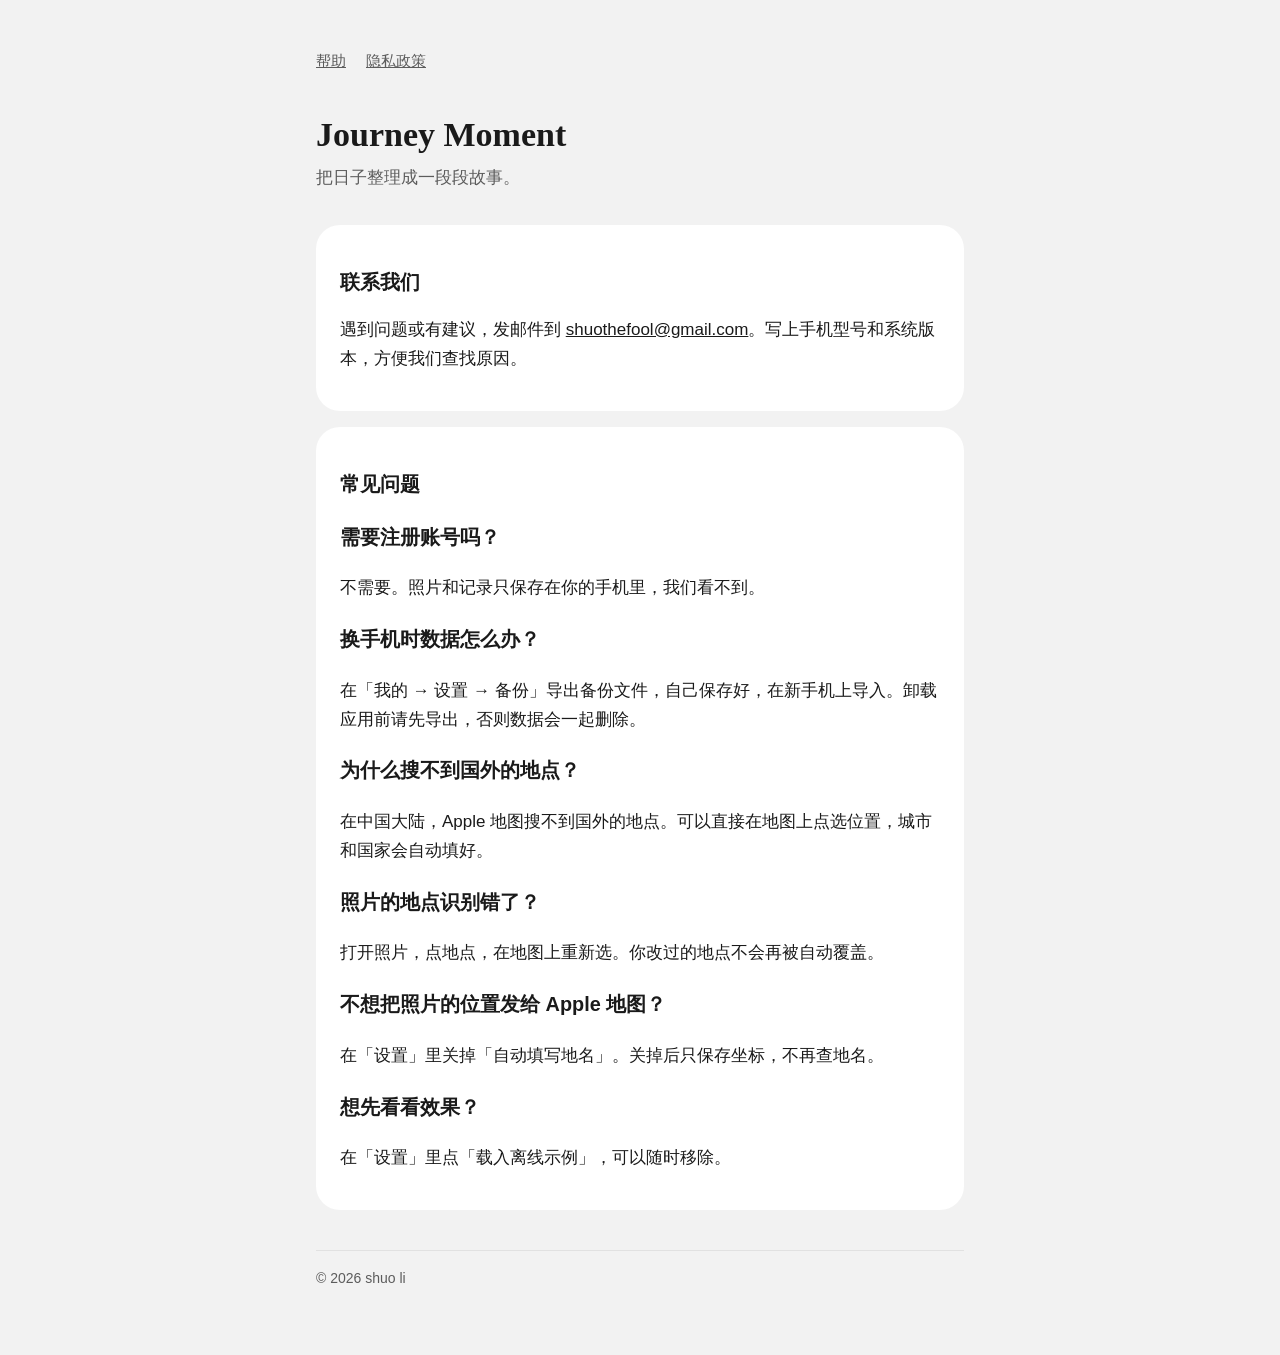
<file: index.html>
<!doctype html>
<html lang="zh-Hans">
<head>
  <meta charset="utf-8">
  <meta name="viewport" content="width=device-width, initial-scale=1">
  <title>Journey Moment</title>
  <meta name="description" content="把日子整理成一段段故事。">
  <link rel="stylesheet" href="style.css">
</head>
<body>
<main>
  <nav><a href="./">帮助</a><a href="privacy.html">隐私政策</a></nav>

  <h1>Journey Moment</h1>
  <p class="lead">把日子整理成一段段故事。</p>

  <section>
    <h2>联系我们</h2>
    <p>遇到问题或有建议，发邮件到 <a href="mailto:shuothefool@gmail.com">shuothefool@gmail.com</a>。写上手机型号和系统版本，方便我们查找原因。</p>
  </section>

  <section>
    <h2>常见问题</h2>

    <h3>需要注册账号吗？</h3>
    <p>不需要。照片和记录只保存在你的手机里，我们看不到。</p>

    <h3>换手机时数据怎么办？</h3>
    <p>在「我的 → 设置 → 备份」导出备份文件，自己保存好，在新手机上导入。卸载应用前请先导出，否则数据会一起删除。</p>

    <h3>为什么搜不到国外的地点？</h3>
    <p>在中国大陆，Apple 地图搜不到国外的地点。可以直接在地图上点选位置，城市和国家会自动填好。</p>

    <h3>照片的地点识别错了？</h3>
    <p>打开照片，点地点，在地图上重新选。你改过的地点不会再被自动覆盖。</p>

    <h3>不想把照片的位置发给 Apple 地图？</h3>
    <p>在「设置」里关掉「自动填写地名」。关掉后只保存坐标，不再查地名。</p>

    <h3>想先看看效果？</h3>
    <p>在「设置」里点「载入离线示例」，可以随时移除。</p>
  </section>

  <footer>© 2026 shuo li</footer>
</main>
</body>
</html>
</file>
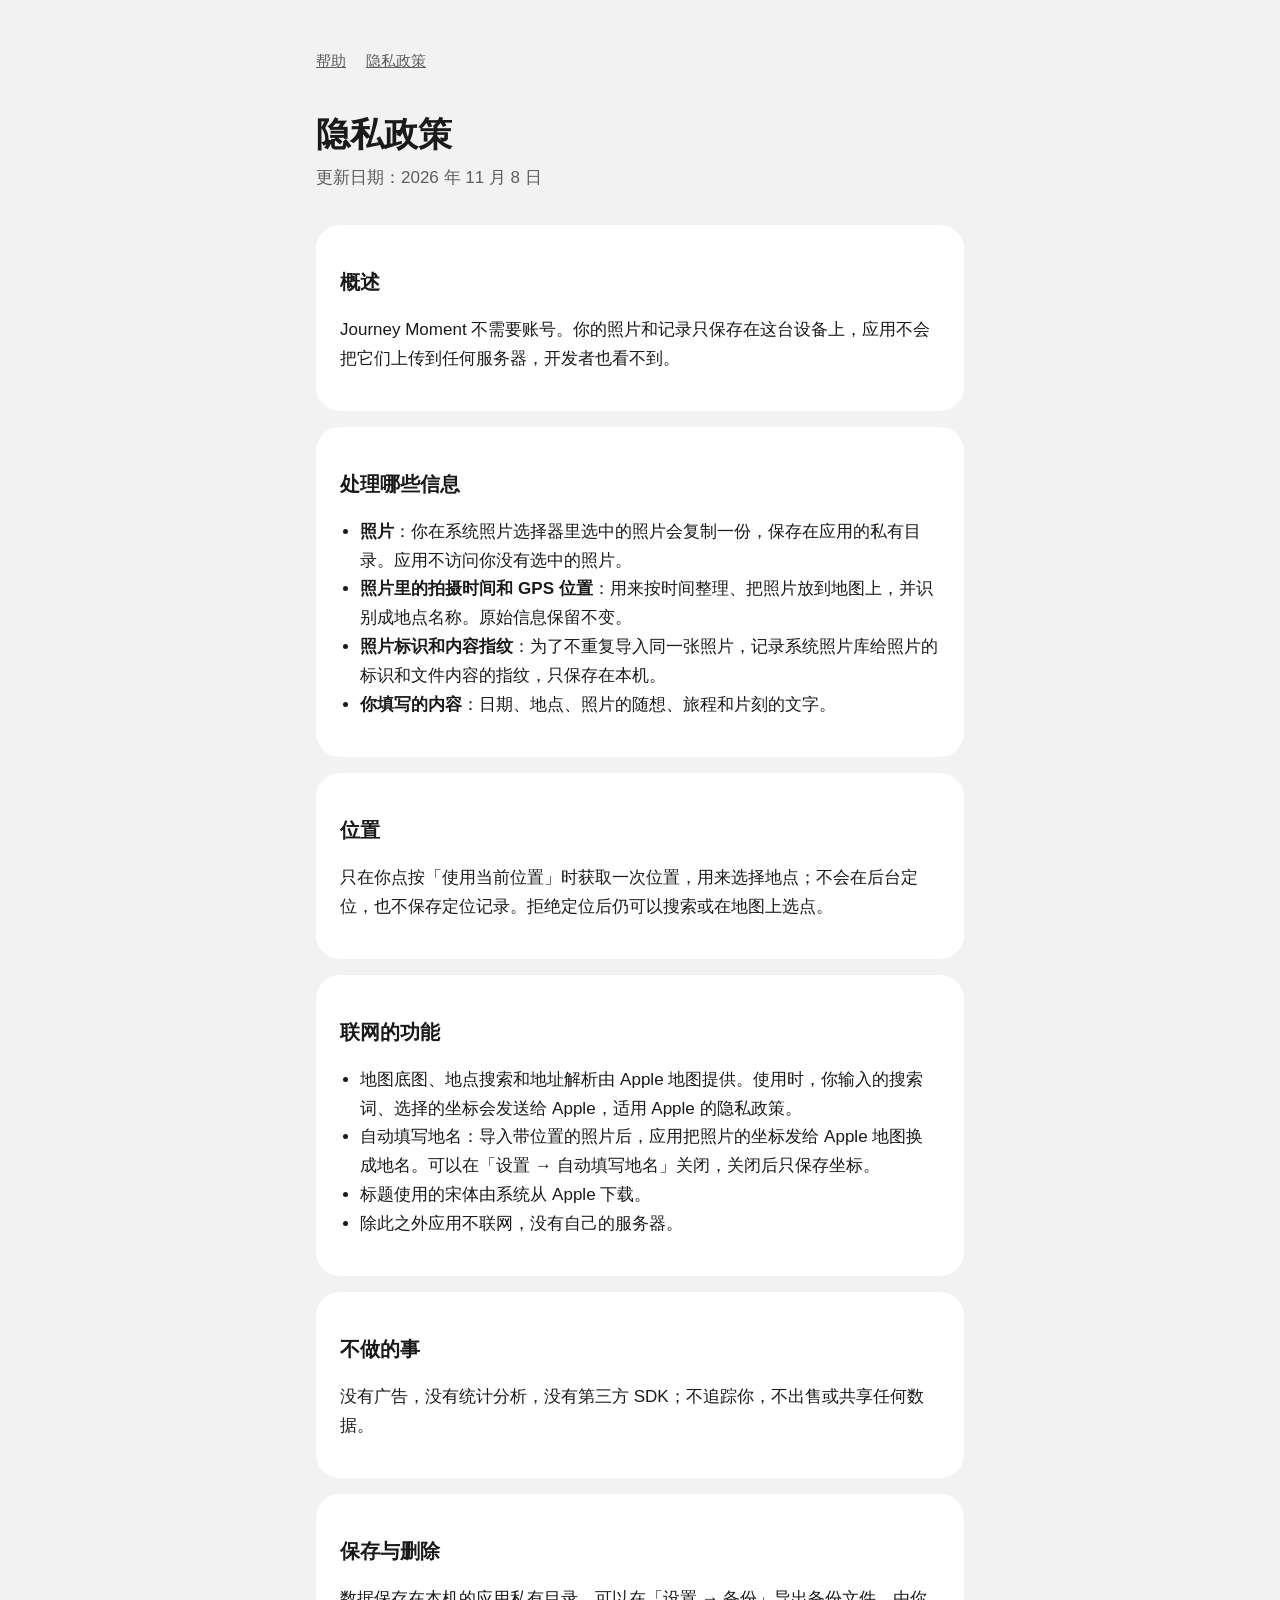
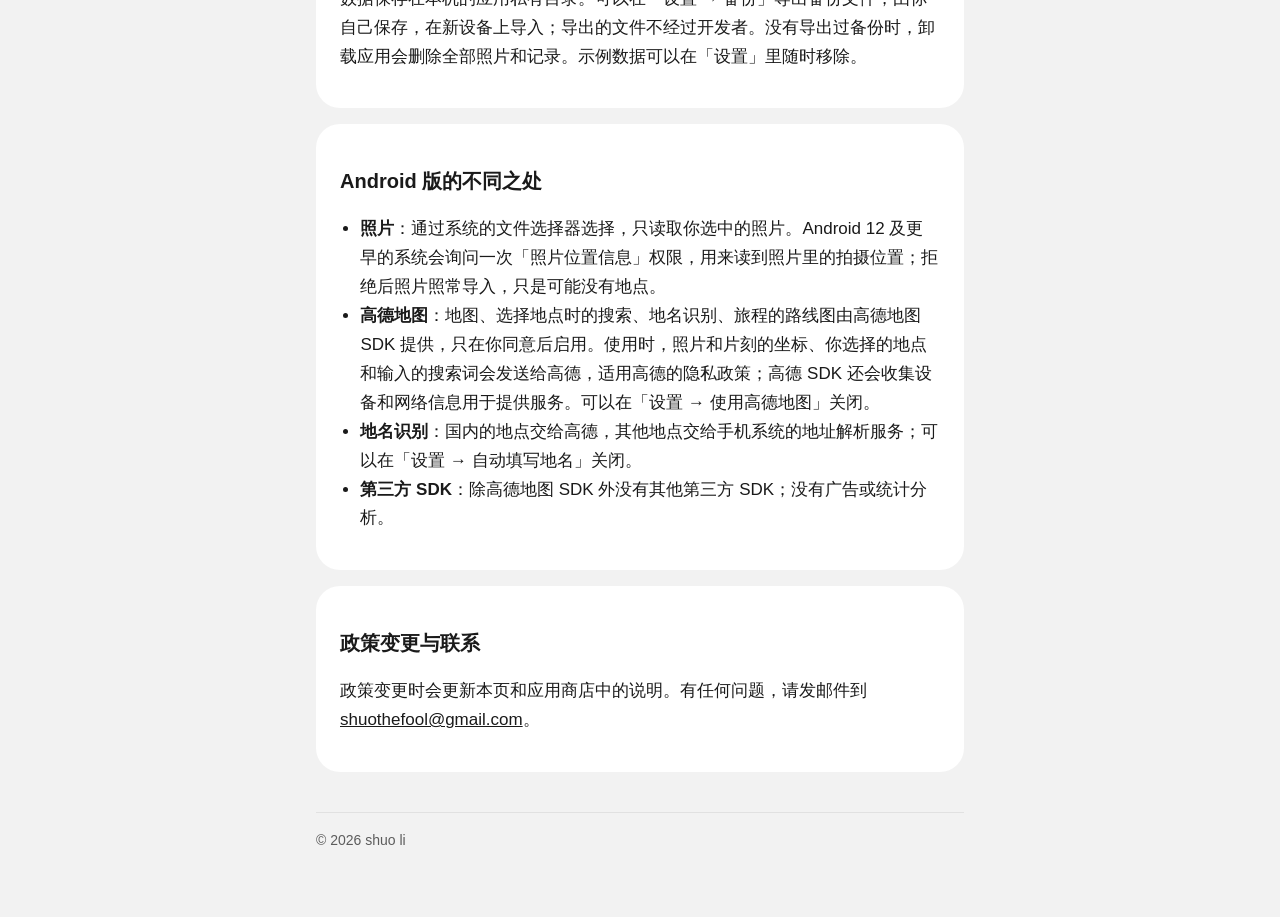
<file: privacy.html>
<!doctype html>
<html lang="zh-Hans">
<head>
  <meta charset="utf-8">
  <meta name="viewport" content="width=device-width, initial-scale=1">
  <title>Journey Moment 隐私政策</title>
  <link rel="stylesheet" href="style.css">
</head>
<body>
<main>
  <nav><a href="./">帮助</a><a href="privacy.html">隐私政策</a></nav>

  <h1>隐私政策</h1>
  <p class="lead">更新日期：2026 年 11 月 8 日</p>

  <section>
    <h2>概述</h2>
    <p>Journey Moment 不需要账号。你的照片和记录只保存在这台设备上，应用不会把它们上传到任何服务器，开发者也看不到。</p>
  </section>

  <section>
    <h2>处理哪些信息</h2>
    <ul>
      <li><strong>照片</strong>：你在系统照片选择器里选中的照片会复制一份，保存在应用的私有目录。应用不访问你没有选中的照片。</li>
      <li><strong>照片里的拍摄时间和 GPS 位置</strong>：用来按时间整理、把照片放到地图上，并识别成地点名称。原始信息保留不变。</li>
      <li><strong>照片标识和内容指纹</strong>：为了不重复导入同一张照片，记录系统照片库给照片的标识和文件内容的指纹，只保存在本机。</li>
      <li><strong>你填写的内容</strong>：日期、地点、照片的随想、旅程和片刻的文字。</li>
    </ul>
  </section>

  <section>
    <h2>位置</h2>
    <p>只在你点按「使用当前位置」时获取一次位置，用来选择地点；不会在后台定位，也不保存定位记录。拒绝定位后仍可以搜索或在地图上选点。</p>
  </section>

  <section>
    <h2>联网的功能</h2>
    <ul>
      <li>地图底图、地点搜索和地址解析由 Apple 地图提供。使用时，你输入的搜索词、选择的坐标会发送给 Apple，适用 Apple 的隐私政策。</li>
      <li>自动填写地名：导入带位置的照片后，应用把照片的坐标发给 Apple 地图换成地名。可以在「设置 → 自动填写地名」关闭，关闭后只保存坐标。</li>
      <li>标题使用的宋体由系统从 Apple 下载。</li>
      <li>除此之外应用不联网，没有自己的服务器。</li>
    </ul>
  </section>

  <section>
    <h2>不做的事</h2>
    <p>没有广告，没有统计分析，没有第三方 SDK；不追踪你，不出售或共享任何数据。</p>
  </section>

  <section>
    <h2>保存与删除</h2>
    <p>数据保存在本机的应用私有目录。可以在「设置 → 备份」导出备份文件，由你自己保存，在新设备上导入；导出的文件不经过开发者。没有导出过备份时，卸载应用会删除全部照片和记录。示例数据可以在「设置」里随时移除。</p>
  </section>

  <section>
    <h2>Android 版的不同之处</h2>
    <ul>
      <li><strong>照片</strong>：通过系统的文件选择器选择，只读取你选中的照片。Android 12 及更早的系统会询问一次「照片位置信息」权限，用来读到照片里的拍摄位置；拒绝后照片照常导入，只是可能没有地点。</li>
      <li><strong>高德地图</strong>：地图、选择地点时的搜索、地名识别、旅程的路线图由高德地图 SDK 提供，只在你同意后启用。使用时，照片和片刻的坐标、你选择的地点和输入的搜索词会发送给高德，适用高德的隐私政策；高德 SDK 还会收集设备和网络信息用于提供服务。可以在「设置 → 使用高德地图」关闭。</li>
      <li><strong>地名识别</strong>：国内的地点交给高德，其他地点交给手机系统的地址解析服务；可以在「设置 → 自动填写地名」关闭。</li>
      <li><strong>第三方 SDK</strong>：除高德地图 SDK 外没有其他第三方 SDK；没有广告或统计分析。</li>
    </ul>
  </section>

  <section>
    <h2>政策变更与联系</h2>
    <p>政策变更时会更新本页和应用商店中的说明。有任何问题，请发邮件到 <a href="mailto:shuothefool@gmail.com">shuothefool@gmail.com</a>。</p>
  </section>

  <footer>© 2026 shuo li</footer>
</main>
</body>
</html>
</file>
<file: style.css>
:root {
  --bg: #f2f2f2;
  --card: #ffffff;
  --text: #1a1a1a;
  --muted: #5c5c5c;
  --line: rgba(26, 26, 26, 0.08);
  color-scheme: light dark;
}

@media (prefers-color-scheme: dark) {
  :root {
    --bg: #1a1a1a;
    --card: #242424;
    --text: #f2f2f2;
    --muted: #a0a0a0;
    --line: rgba(242, 242, 242, 0.08);
  }
}

* { box-sizing: border-box; }

body {
  margin: 0;
  background: var(--bg);
  color: var(--text);
  font: 17px/1.7 -apple-system, BlinkMacSystemFont, "PingFang SC", "Helvetica Neue", sans-serif;
}

main {
  max-width: 680px;
  margin: 0 auto;
  padding: 48px 16px 64px;
}

h1 {
  font-family: "New York", "Songti SC", Georgia, serif;
  font-size: 34px;
  line-height: 1.25;
  margin: 0 0 8px;
}

h2 { font-size: 20px; margin: 36px 0 8px; }

.lead { color: var(--muted); margin: 0 0 32px; }

section {
  background: var(--card);
  border-radius: 24px;
  padding: 4px 24px 20px;
  margin-bottom: 16px;
}

ul { padding-left: 1.2em; }

a { color: inherit; }

nav {
  display: flex;
  gap: 20px;
  font-size: 15px;
  color: var(--muted);
  margin-bottom: 40px;
}

footer {
  color: var(--muted);
  font-size: 14px;
  margin-top: 40px;
  border-top: 1px solid var(--line);
  padding-top: 16px;
}
</file>
